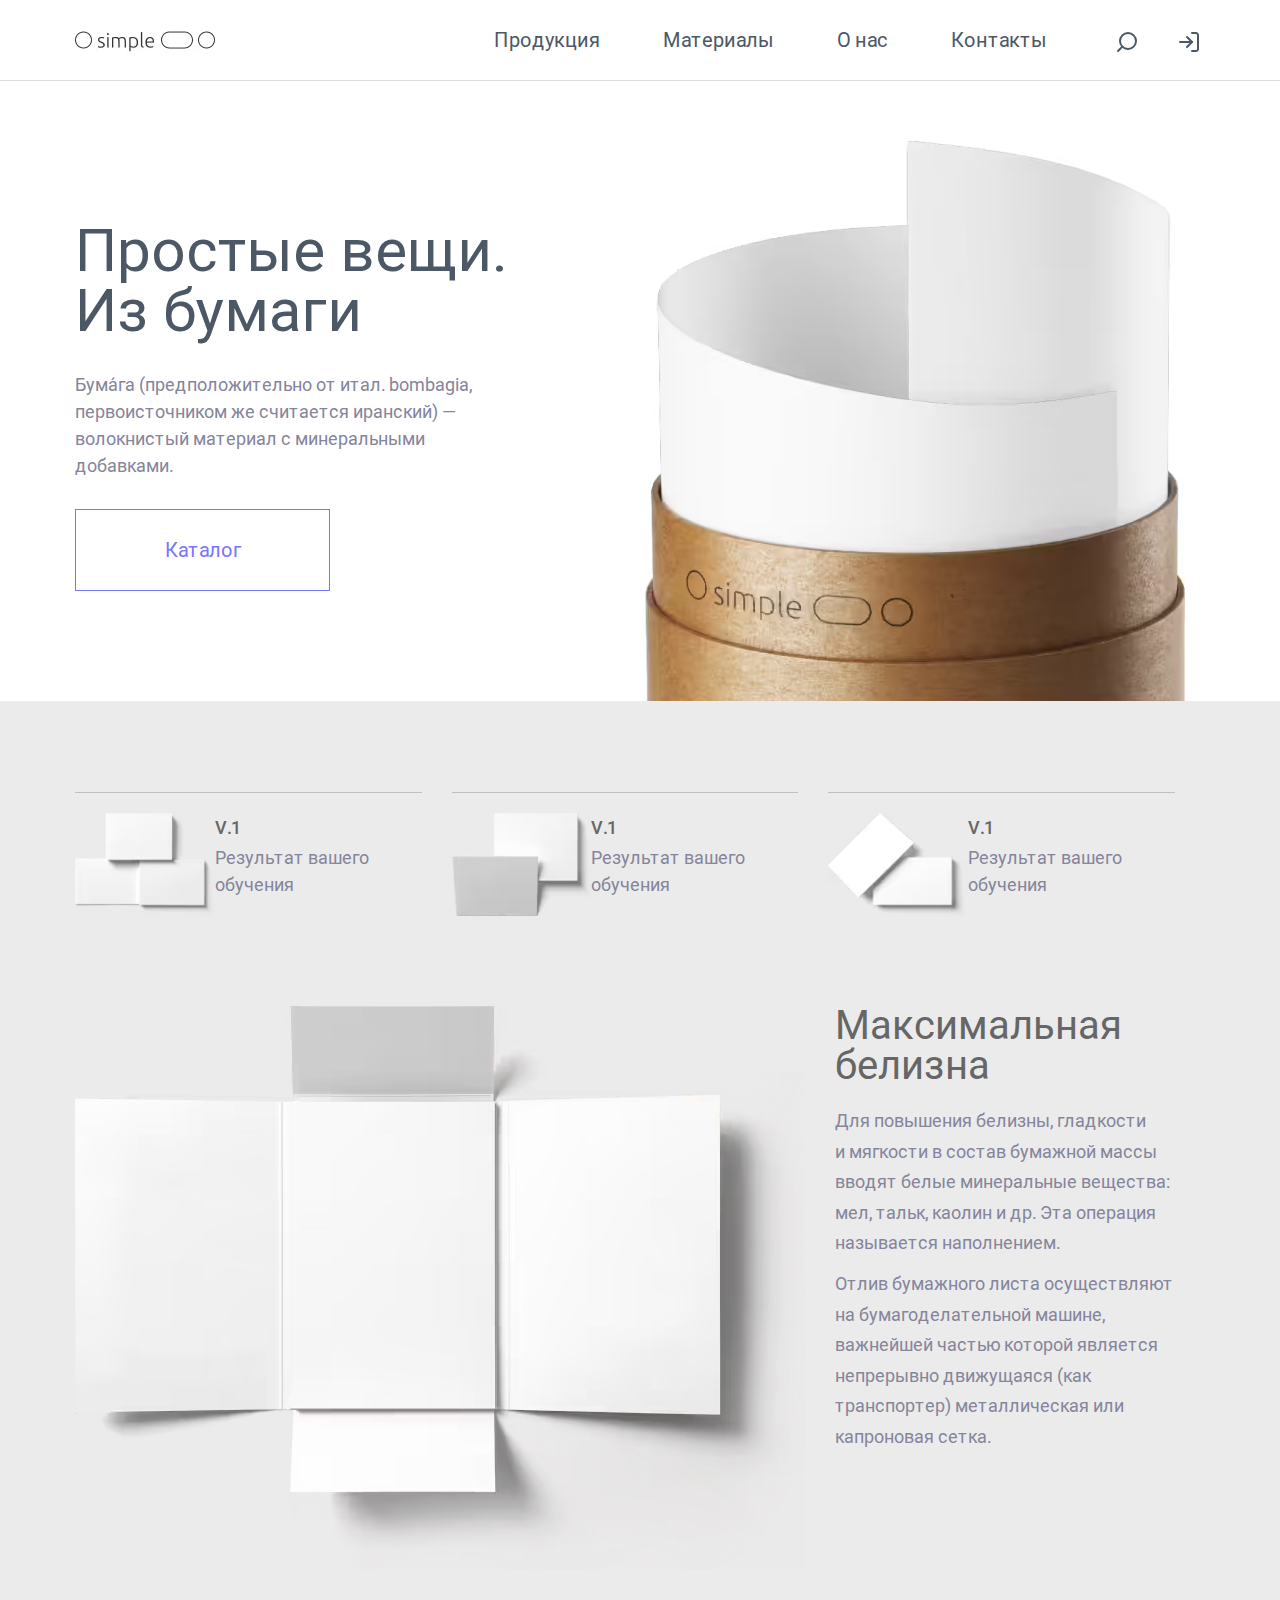
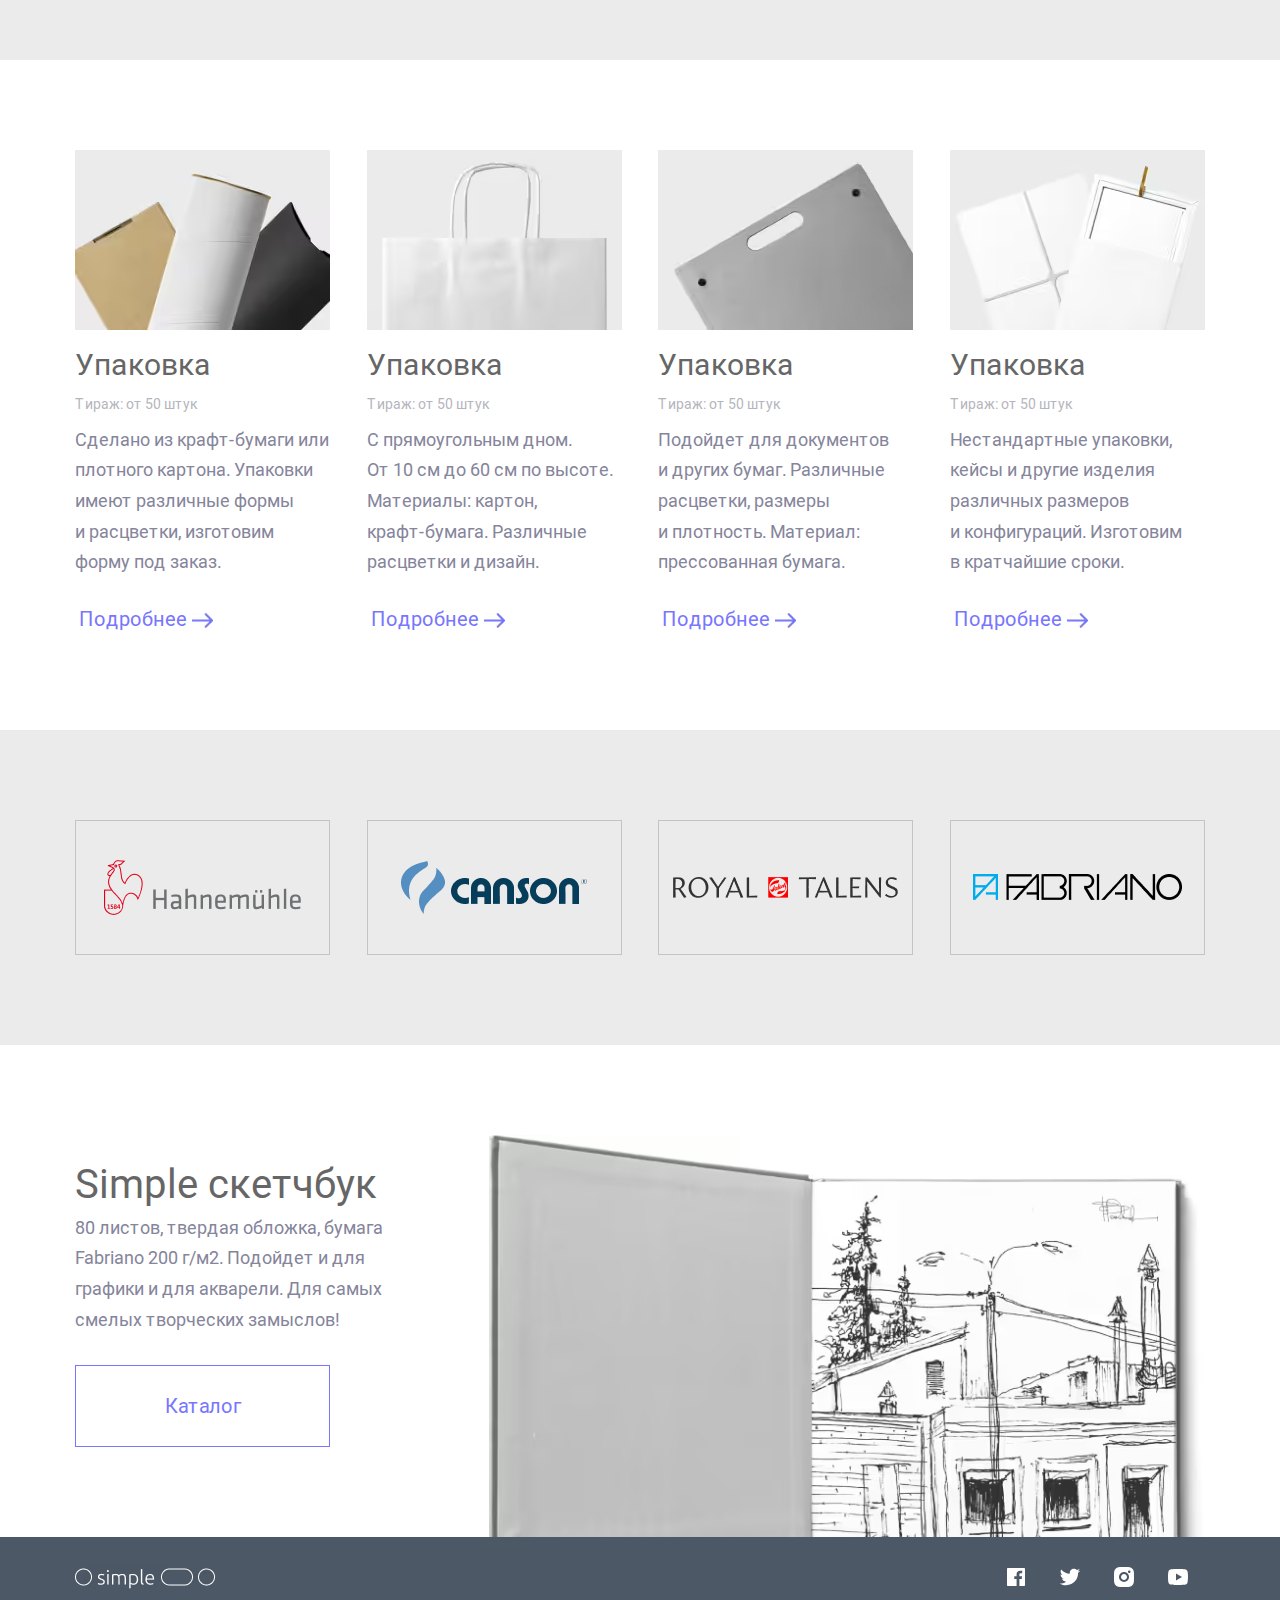
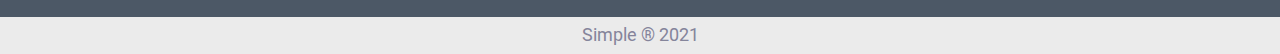
<file: index.html>
<!DOCTYPE html>
<html lang="ru">

<head>
  <meta charset="UTF-8">
  <meta name="viewport" content="width=device-width, initial-scale=1.0">
  <link href="css/style.min.css" rel="stylesheet">
  <title>Главная</title>
</head>

<body>
  <header class="header">
    <div class="container">
      <div class="header__inner">
        <a class="logo" href="#">
          <img class="logo__img" src="images/logo.avif" alt="логотип компании">
        </a>
        <button class="burger" type="button">
          <span class="burger__line"></span>
          <span class="sr-only">Открыть меню</span>
        </button>
        <nav class="menu">
          <ul class="menu__list">
            <li class="menu__item"><a class="menu__link" href="#">Продукция</a></li>
            <li class="menu__item"><a class="menu__link" href="#">Материалы</a></li>
            <li class="menu__item"><a class="menu__link" href="#">О нас</a></li>
            <li class="menu__item"><a class="menu__link" href="#">Контакты</a></li>
          </ul>
        </nav>
        <div class="user-action">
          <a class="user-action__search" href="#">
            <svg width="24" height="24" viewBox="0 0 24 24" fill="none" xmlns="http://www.w3.org/2000/svg">
              <path
                d="M13 19C8.58175 19 5.00003 15.4183 5.00003 11C5.00003 6.58172 8.58175 3 13 3C17.4183 3 21 6.58172 21 11C21 15.4183 17.4183 19 13 19Z"
                stroke="#4C5866" stroke-width="2" stroke-linecap="round" stroke-linejoin="round" />
              <path d="M2.99998 20.9999L7.34998 16.6499" stroke="#4c5866" stroke-width="2" stroke-linecap="round"
                stroke-linejoin="round" />
            </svg>
          </a>
          <a class="user-action__login" href="#">
            <svg width="24" height="24" viewBox="0 0 24 24" fill="none" xmlns="http://www.w3.org/2000/svg">
              <path
                d="M15 3H19C19.5304 3 20.0391 3.21071 20.4142 3.58579C20.7893 3.96086 21 4.46957 21 5V19C21 19.5304 20.7893 20.0391 20.4142 20.4142C20.0391 20.7893 19.5304 21 19 21H15"
                stroke="#4C5866" stroke-width="2" stroke-linecap="round" stroke-linejoin="round" />
              <path d="M10 17L15 12L10 7" stroke="#4C5866" stroke-width="2" stroke-linecap="round"
                stroke-linejoin="round" />
              <path d="M15 12H3" stroke="#4C5866" stroke-width="2" stroke-linecap="round" stroke-linejoin="round" />
            </svg>
          </a>
        </div>
      </div>
    </div>
  </header>
  <div class="main">
    <section class="hero">
      <div class="container">
        <div class="hero__inner">
          <div class="hero__content">
            <h1 class="hero__title title">Простые вещи. Из бумаги</h1>
            <p class="hero__descr">Бума́га (предположительно от итал. bombagia, первоисточником же считается иранский) —
              волокнистый материал с минеральными добавками. </p>
            <a class="hero__btn btn" href="#">Каталог</a>
          </div>
          <div class="hero-box">
            <picture>
              <source type="image/avif" srcset="../images/hero-medium.avif" media="(max-width: 768px)">
              <source type="image/avif" srcset="../images/hero-small.avif" media="(max-width: 576px)">
              <source type="image/avif" srcset="../images/hero-small.avif" media="(max-width: 320px)">
              <img class="hero__img" src="images/hero-img.avif" alt="картинка изделия">
            </picture>
          </div>
        </div>
      </div>
    </section>
    <section class="description">
      <div class="container">
        <div class="description__items">
          <div class="description__item">
            <div class="description-box">
              <img class="description__img" src="images/descr-img1.avif" alt="изображение результата обучения">
            </div>
            <div class="description__inner">
              <span>V.1</span>
              <p class="description__text">Результат вашего обучения</p>
            </div>
          </div>
          <div class="description__item">
            <div class="description-box">
              <img class="description__img" src="images/descr-img2.avif" alt="изображение результата обучения">
            </div>
            <div class="description__inner">
              <span>V.1</span>
              <p class="description__text">Результат вашего обучения</p>
            </div>
          </div>
          <div class="description__item">
            <div class="description-box">
              <img class="description__img" src="images/descr-img3.avif" alt="изображение результата обучения">
            </div>
            <div class="description__inner">
              <span>V.1</span>
              <p class="description__text">Результат вашего обучения</p>
            </div>
          </div>
        </div>
        <div class="description__content">
          <img class="description__hero-img" src="images/descr-heroimg.avif" alt="изображение изделия">
          <div class="description__content-inner">
            <h2 class="description__title title">Максимальная белизна</h2>
            <p class="description__content-text">Для повышения белизны, гладкости и мягкости в состав бумажной массы
              вводят белые минеральные вещества: мел, тальк, каолин и др. Эта операция называется наполнением.
            </p>
            <p class="description__content-text">Отлив бумажного листа осуществляют на бумагоделательной машине,
              важнейшей частью которой является непрерывно движущаяся (как транспортер) металлическая или капроновая
              сетка.
            </p>
          </div>
        </div>
      </div>
    </section>
    <section class="case">
      <div class="container">
        <div class="case__items">
          <div class="case__item">
            <div class="case__box">
              <img class="case__img" src="images/case-img1.avif" alt="картинка упаковки">
            </div>
            <h3 class="case__title title">Упаковка</h3>
            <span class="case__circulation">Тираж: от 50 штук</span>
            <p class="case__descr">Сделано из крафт-бумаги или плотного картона. Упаковки имеют различные формы
              и расцветки, изготовим форму под заказ.
            </p>
            <a class="case__link" href="#">Подробнее</a>
          </div>
          <div class="case__item">
            <div class="case__box">
              <img class="case__img" src="images/case-img2.avif" alt="картинка упаковки">
            </div>
            <h3 class="case__title title">Упаковка</h3>
            <span class="case__circulation">Тираж: от 50 штук</span>
            <p class="case__descr">С прямоугольным дном. От 10 см до 60 см по высоте. Материалы: картон,<br>
              крафт-бумага.
              Различные расцветки и дизайн.
            </p>
            <a class="case__link" href="#">Подробнее</a>
          </div>
          <div class="case__item">
            <div class="case__box">
              <img class="case__img" src="images/case-img3.avif" alt="картинка упаковки">
            </div>
            <h3 class="case__title title">Упаковка</h3>
            <span class="case__circulation">Тираж: от 50 штук</span>
            <p class="case__descr">Подойдет для документов и других бумаг. Различные расцветки, размеры и плотность.
              Материал: прессованная бумага.
            </p>
            <a class="case__link" href="#">Подробнее</a>
          </div>
          <div class="case__item">
            <div class="case__box">
              <img class="case__img" src="images/case-img4.avif" alt="картинка упаковки">
            </div>
            <h3 class="case__title title">Упаковка</h3>
            <span class="case__circulation">Тираж: от 50 штук</span>
            <p class="case__descr">Нестандартные упаковки, кейсы и другие изделия различных размеров и конфигураций.
              Изготовим в кратчайшие сроки.
            </p>
            <a class="case__link" href="#">Подробнее</a>
          </div>
        </div>
      </div>
    </section>
    <section class="partners">
      <div class="container">
        <div class="partners__inner">
          <div class="partners__box">
            <img class="partners__img" src="images/hahnemuehle-logo.png" alt="логотип спонсора">
          </div>
          <div class="partners__box">
            <img class="partners__img" src="images/canson-logo.png" alt="логотип спонсора">
          </div>
          <div class="partners__box">
            <img class="partners__img" src="images/royal-logo.png" alt="логотип спонсора">
          </div>
          <div class="partners__box">
            <img class="partners__img" src="images/fabriano-logo.png" alt="логотип спонсора">
          </div>
        </div>
      </div>
    </section>
    <section class="sketchbook">
      <div class="container">
        <div class="sketchbook__inner">
          <div class="sketchbook__content">
            <h3 class="sketchbook__title title">Simple скетчбук</h3>
            <p class="sketchbook__descr">80 листов, твердая обложка, бумага Fabriano 200 г/м2. Подойдет и для графики и
              для акварели. Для самых смелых творческих замыслов!
            </p>
            <a class="hero__btn btn" href="#">Каталог</a>
          </div>
          <div class="sketchbook-box">
            <picture>
              <source type="image/avif" srcset="images/sketchbook-mobile.avif" media="(max-width: 320px)">
              <img class="sketchbook__img" src="images/sketchbook.avif" alt=" скетчбук">
            </picture>
          </div>
        </div>
      </div>
    </section>
  </div>
  <footer class="footer">
    <div class="container">
      <div class="footer__inner">
        <a class="footer__logo" href="#">
          <img class="footer__logo-img" src="images/footer-logo.avif" alt="логотип компании">
        </a>
        <ul class="social">
          <li class="social__item">
            <a class="social__link" href="#">
              <svg width="24" height="24" viewBox="0 0 24 24" fill="currentColor" xmlns="http://www.w3.org/2000/svg">
                <g clip-path="url(#clip0_1_465)">
                  <path
                    d="M15.402 21V14.034H17.735L18.084 11.326H15.402V9.598C15.402 8.814 15.62 8.279 16.744 8.279H18.178V5.857C17.4838 5.78334 16.7861 5.74762 16.088 5.75C14.021 5.75 12.606 7.012 12.606 9.33V11.326H10.268V14.034H12.606V21H4C3.73478 21 3.48043 20.8946 3.29289 20.7071C3.10536 20.5196 3 20.2652 3 20V4C3 3.73478 3.10536 3.48043 3.29289 3.29289C3.48043 3.10536 3.73478 3 4 3H20C20.2652 3 20.5196 3.10536 20.7071 3.29289C20.8946 3.48043 21 3.73478 21 4V20C21 20.2652 20.8946 20.5196 20.7071 20.7071C20.5196 20.8946 20.2652 21 20 21H15.402Z"
                    fill="white" />
                </g>
              </svg>
            </a>
          </li>
          <li class="social__item">
            <a class="social__link" href="#">
              <svg width="24" height="24" viewBox="0 0 24 24" fill="currentColor" xmlns="http://www.w3.org/2000/svg">
                <g clip-path="url(#clip0_1_466)">
                  <path
                    d="M22.162 5.65599C21.3986 5.99368 20.589 6.21546 19.76 6.31399C20.6337 5.79142 21.2877 4.969 21.6 3.99999C20.78 4.48799 19.881 4.82999 18.944 5.01499C18.3146 4.34157 17.4804 3.89495 16.5709 3.74457C15.6615 3.59419 14.7279 3.74848 13.9153 4.18344C13.1026 4.6184 12.4564 5.30967 12.0771 6.14978C11.6978 6.98989 11.6067 7.93177 11.818 8.82899C10.1551 8.74564 8.52832 8.31351 7.04328 7.56065C5.55823 6.80779 4.24812 5.75104 3.19799 4.45899C2.82628 5.09744 2.63095 5.82321 2.63199 6.56199C2.63199 8.01199 3.36999 9.29299 4.49199 10.043C3.828 10.0221 3.17862 9.84277 2.59799 9.51999V9.57199C2.59819 10.5377 2.93236 11.4736 3.54384 12.221C4.15532 12.9685 5.00647 13.4815 5.95299 13.673C5.33661 13.84 4.6903 13.8646 4.06299 13.745C4.32986 14.5762 4.85 15.3032 5.55058 15.8241C6.25117 16.345 7.09712 16.6338 7.96999 16.65C7.10247 17.3313 6.10917 17.835 5.04687 18.1322C3.98458 18.4293 2.87412 18.5142 1.77899 18.382C3.69069 19.6114 5.91609 20.2641 8.18899 20.262C15.882 20.262 20.089 13.889 20.089 8.36199C20.089 8.18199 20.084 7.99999 20.076 7.82199C20.8949 7.23016 21.6016 6.49701 22.163 5.65699L22.162 5.65599Z"
                    fill="white" />
                </g>
                <defs>
                  <clipPath id="clip0_1_466">
                    <rect width="24" height="24" fill="white" />
                  </clipPath>
                </defs>
              </svg>
            </a>
          </li>
          <li class="social__item">
            <a class="social__link" href="#">
              <svg width="24" height="24" viewBox="0 0 24 24" fill="currentColor" xmlns="http://www.w3.org/2000/svg">
                <g clip-path="url(#clip0_1_469)">
                  <path
                    d="M12 2C14.717 2 15.056 2.01 16.122 2.06C17.187 2.11 17.912 2.277 18.55 2.525C19.21 2.779 19.766 3.123 20.322 3.678C20.8305 4.1779 21.224 4.78259 21.475 5.45C21.722 6.087 21.89 6.813 21.94 7.878C21.987 8.944 22 9.283 22 12C22 14.717 21.99 15.056 21.94 16.122C21.89 17.187 21.722 17.912 21.475 18.55C21.2247 19.2178 20.8311 19.8226 20.322 20.322C19.822 20.8303 19.2173 21.2238 18.55 21.475C17.913 21.722 17.187 21.89 16.122 21.94C15.056 21.987 14.717 22 12 22C9.283 22 8.944 21.99 7.878 21.94C6.813 21.89 6.088 21.722 5.45 21.475C4.78233 21.2245 4.17753 20.8309 3.678 20.322C3.16941 19.8222 2.77593 19.2175 2.525 18.55C2.277 17.913 2.11 17.187 2.06 16.122C2.013 15.056 2 14.717 2 12C2 9.283 2.01 8.944 2.06 7.878C2.11 6.812 2.277 6.088 2.525 5.45C2.77524 4.78218 3.1688 4.17732 3.678 3.678C4.17767 3.16923 4.78243 2.77573 5.45 2.525C6.088 2.277 6.812 2.11 7.878 2.06C8.944 2.013 9.283 2 12 2ZM12 7C10.6739 7 9.40215 7.52678 8.46447 8.46447C7.52678 9.40215 7 10.6739 7 12C7 13.3261 7.52678 14.5979 8.46447 15.5355C9.40215 16.4732 10.6739 17 12 17C13.3261 17 14.5979 16.4732 15.5355 15.5355C16.4732 14.5979 17 13.3261 17 12C17 10.6739 16.4732 9.40215 15.5355 8.46447C14.5979 7.52678 13.3261 7 12 7ZM18.5 6.75C18.5 6.41848 18.3683 6.10054 18.1339 5.86612C17.8995 5.6317 17.5815 5.5 17.25 5.5C16.9185 5.5 16.6005 5.6317 16.3661 5.86612C16.1317 6.10054 16 6.41848 16 6.75C16 7.08152 16.1317 7.39946 16.3661 7.63388C16.6005 7.8683 16.9185 8 17.25 8C17.5815 8 17.8995 7.8683 18.1339 7.63388C18.3683 7.39946 18.5 7.08152 18.5 6.75ZM12 9C12.7956 9 13.5587 9.31607 14.1213 9.87868C14.6839 10.4413 15 11.2044 15 12C15 12.7956 14.6839 13.5587 14.1213 14.1213C13.5587 14.6839 12.7956 15 12 15C11.2044 15 10.4413 14.6839 9.87868 14.1213C9.31607 13.5587 9 12.7956 9 12C9 11.2044 9.31607 10.4413 9.87868 9.87868C10.4413 9.31607 11.2044 9 12 9Z"
                    fill="white" />
                </g>
                <defs>
                  <clipPath id="clip0_1_469">
                    <rect width="24" height="24" fill="white" />
                  </clipPath>
                </defs>
              </svg>
            </a>
          </li>
          <li class="social__item">
            <a class="social__link" href="#">
              <svg width="24" height="24" viewBox="0 0 24 24" fill="currentColor" xmlns="http://www.w3.org/2000/svg">
                <g clip-path="url(#clip0_1_472)">
                  <path
                    d="M21.543 6.498C22 8.28 22 12 22 12C22 12 22 15.72 21.543 17.502C21.289 18.487 20.546 19.262 19.605 19.524C17.896 20 12 20 12 20C12 20 6.107 20 4.395 19.524C3.45 19.258 2.708 18.484 2.457 17.502C2 15.72 2 12 2 12C2 12 2 8.28 2.457 6.498C2.711 5.513 3.454 4.738 4.395 4.476C6.107 4 12 4 12 4C12 4 17.896 4 19.605 4.476C20.55 4.742 21.292 5.516 21.543 6.498ZM10 15.5L16 12L10 8.5V15.5Z"
                    fill="white" />
                </g>
                <defs>
                  <clipPath id="clip0_1_472">
                    <rect width="24" height="24" fill="white" />
                  </clipPath>
                </defs>
              </svg>
            </a>
          </li>
        </ul>
      </div>
    </div>
    <div class="footer-down">
      <p class="footer-down__copyright">Simple ® 2021</p>
    </div>
  </footer>
  <script defer src="js/main.min.js"></script>
</body>

</html>
</file>
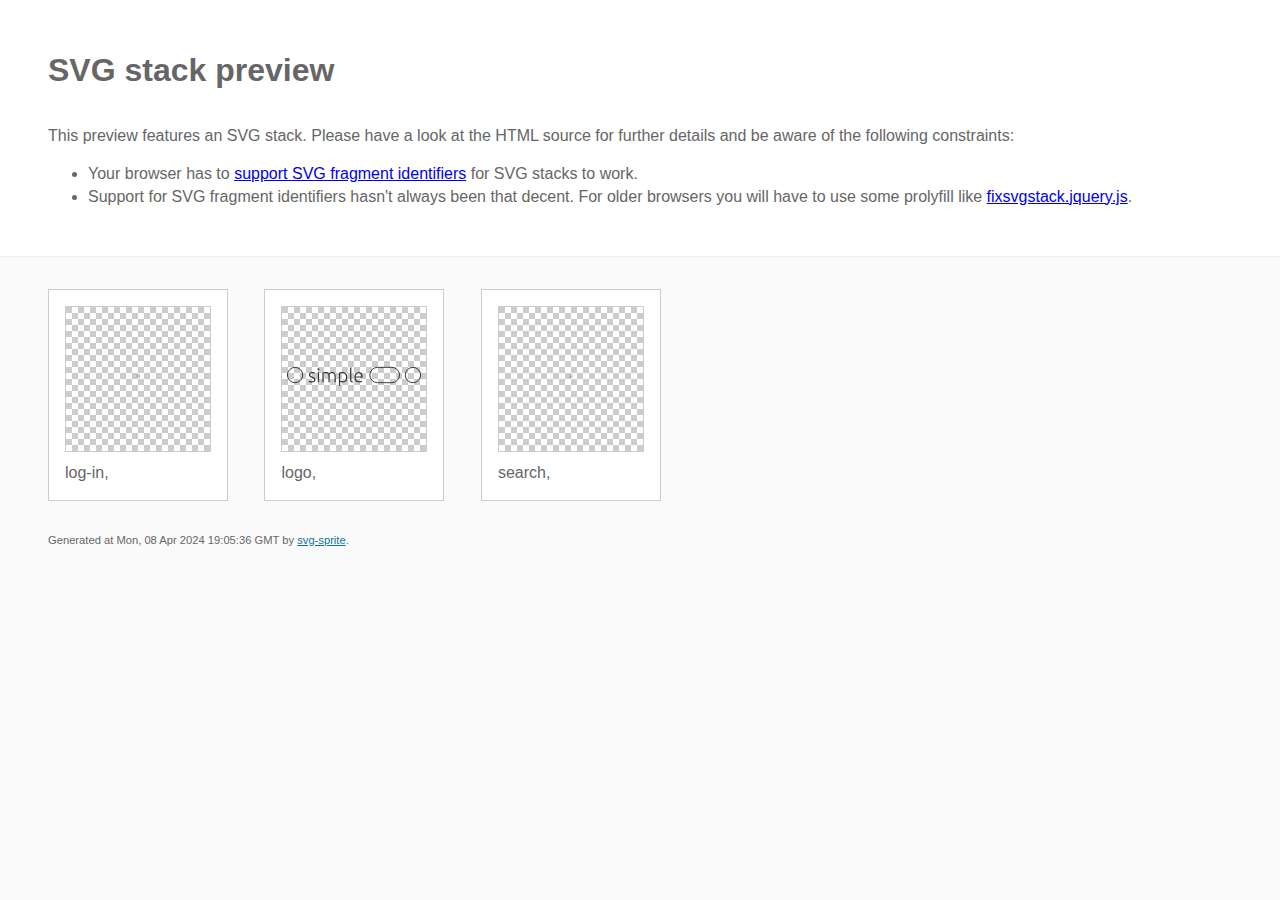
<file: images/stack/sprite.stack.html>
<!doctype html>
<html lang="en">
    <head>
        <meta charset="utf-8">
        <title>SVG stack preview | svg-sprite</title>
        <style>
            body {
                padding: 0;
                margin: 0;
                color: #666;
                background: #fafafa;
                font-family: Arial, Helvetica, sans-serif;
                font-size: 1em;
                line-height: 1.4;
            }

            header {
                display: block;
                padding: 3em 3em 2em;
                background-color: #fff;
            }

            header p {
                margin: 2em 0 0;
            }

            section {
                border-top: 1px solid #eee;
                padding: 2em 3em 0;
            }

            section ul {
                margin: 0;
                padding: 0;
            }

            section li {
                display: inline-block;
                background-color: #fff;
                position: relative;
                margin: 0 2em 2em 0;
                vertical-align: top;
                border: 1px solid #ccc;
                padding: 1em 1em 3em;
                cursor: default;
            }

            .icon-box {
                margin: 0;
                width: 144px;
                height: 144px;
                position: relative;
                background: #ccc url("data:image/svg+xml,%3Csvg xmlns='http://www.w3.org/2000/svg' width='12' height='12'%3E%3Cpath fill='%23fff' d='M6 0h6v6H6zM0 6h6v6H0z'/%3E%3C/svg%3E") top left repeat;
                border: 1px solid #ccc;
                display: table-cell;
                vertical-align: middle;
                text-align: center;
            }

            .icon {
                display: inline-block;
            }

            h1 {
                margin-top: 0;
            }

            h2 {
                margin: 0;
                padding: 0;
                font-size: 1em;
                font-weight: 400;
                white-space: nowrap;
                overflow: hidden;
                text-overflow: ellipsis;
                position: absolute;
                left: 1em;
                right: 1em;
                bottom: 1em;
            }

            footer {
                display: block;
                margin: 0;
                padding: 0 3em 3em;
            }

            footer p {
                margin: 0;
                font-size: .7em;
            }

            footer a {
                color: #0f7595;
                margin-left: 0;
            }
        </style>

<!--
Sprite shape dimensions
====================================================================================================
You will need to set the sprite shape dimensions via CSS when you use them as stack SVGs, otherwise
they would become a huge 100% in size. You may use the following dimension classes for doing so.
They might well be outsourced to an external stylesheet of course.
-->

<style>
 .svg-log-in-dims { width: 24px; height: 24px; }
 .svg-logo-dims { width: 140px; height: 23px; }
 .svg-search-dims { width: 24px; height: 24px; }
</style>

<!--
====================================================================================================
-->

    </head>
    <body>
        <header>
            <h1>SVG stack preview</h1>
            <p>This preview features an SVG stack. Please have a look at the HTML source for further details and be aware of the following constraints:</p>
            <ul>
                <li>Your browser has to <a href="https://caniuse.com/svg-fragment" target="_blank" rel="noopener noreferrer">support SVG fragment identifiers</a> for SVG stacks to work.</li>
                <li>Support for SVG fragment identifiers hasn't always been that decent. For older browsers you will have to use some prolyfill like <a href="https://github.com/preciousforever/SVG-Stacker/blob/master/fixsvgstack.jquery.js" target="_blank" rel="noopener noreferrer">fixsvgstack.jquery.js</a>.</li>
            </ul>
        </header>
        <section>

<!--
SVG stack
====================================================================================================
These SVG images make use of fragment identifiers (IDs) to reference certain portions of the
external sprite. By default, all shapes inside the sprite are hidden by CSS. The `:target` pseudo
selector is used to show the very shape that is referenced by the fragment identifier.
-->

            <ul>

             <li title="log-in">
                    <div class="icon-box">
                        <img src="../sprite.svg#log-in" class="svg-log-in-dims" alt="log-in">
                    </div>
                    <h2>log-in, </h2>
                </li>
             <li title="logo">
                    <div class="icon-box">
                        <img src="../sprite.svg#logo" class="svg-logo-dims" alt="logo">
                    </div>
                    <h2>logo, </h2>
                </li>
             <li title="search">
                    <div class="icon-box">
                        <img src="../sprite.svg#search" class="svg-search-dims" alt="search">
                    </div>
                    <h2>search, </h2>
                </li>
         </ul>

<!--
====================================================================================================
-->

        </section>
        <footer>
            <p>Generated at Mon, 08 Apr 2024 19:05:36 GMT by <a href="https://github.com/svg-sprite/svg-sprite" target="_blank" rel="noopener noreferrer">svg-sprite</a>.</p>
        </footer>
    </body>
</html>
</file>
<file: css/style.min.css>
*,*::before,*::after{box-sizing:border-box}:where(ul,ol):where([class]){padding-left:0}body,:where(blockquote,figure):where([class]){margin:0}:where(h1,h2,h3,h4,h5,h6,p,ul,ol,dl):where([class]){margin-block:0}:where(dd[class]){margin-left:0}:where(fieldset[class]){margin-left:0;padding:0;border:none}:where(ul[class]){list-style:none}p{--paragraphMarginBottom: 24px;margin-block:0}p:where(:not([class]):not(:last-child)){margin-bottom:var(--paragraphMarginBottom)}img{display:block;max-width:100%}a{color:inherit;text-decoration:none}input,textarea,select,button{font:inherit}html{height:100%;scroll-behavior:smooth}body{min-height:100%;line-height:1.5}svg *[fill]{fill:currentColor}svg *[stroke]{stroke:currentColor}svg{max-width:100%;height:auto}@media(prefers-reduced-motion: reduce){*{animation-duration:.01ms !important;animation-iteration-count:1 !important;transition-duration:.01ms !important;scroll-behavior:auto !important}}@font-face{font-family:"Roboto";font-weight:400;font-style:normal;src:url("../fonts/Roboto-Regular.woff2") format("woff2"),url("../fonts/Roboto-Regular.woff") format("woff");font-display:swap;font-style:normal}@font-face{font-family:"Roboto";font-weight:500;font-style:normal;src:url("../fonts/Roboto-Medium.woff2") format("woff2"),url("../fonts/Roboto-Medium.woff") format("woff");font-display:swap;font-style:normal}@font-face{font-family:"Ubuntu";font-weight:300;font-style:normal;src:url("../fonts/Ubuntu-Light.woff2") format("woff2"),url("../fonts/Ubuntu-Light.woff") format("woff");font-display:swap;font-style:normal}.description__inner span{font-family:"Roboto",sans-serif;font-weight:500}body{font-family:"Roboto",sans-serif;font-size:18px;font-weight:400;color:#85859b;line-height:1.7}.title{font-size:60px;line-height:1;font-weight:400;color:#4c5866}.btn{display:inline-block;padding:23px 89px;max-width:255px;width:100%;font-size:20px;border:1px solid #7875fe;color:#7875fe;transition:background-color .5s,color .5s}.btn:focus{background-color:#dad9fb}.btn:hover{background-color:#7875fe;color:#fff}.btn:active{background-color:#4946b4;color:#fff}.container{width:100%;max-width:1160px;padding:0 15px;margin:0 auto}.wrapper{min-height:100%}.main{-webkit-box-flex:1;-ms-flex-positive:1;flex-grow:1}.logo{margin-right:auto}.burger{display:none}button{-webkit-appearance:none;-moz-appearance:none;appearance:none;border:0;padding:0;outline:0;background-color:rgba(0,0,0,0)}.sr-only{position:absolute;width:1px;height:1px;padding:0;margin:-1px;clip:rect(0, 0, 0, 0);overflow:hidden;white-space:nowrap;border-width:0}.burger{position:relative;width:22px;height:18px;color:#4c5866;cursor:pointer}.burger__line{position:absolute;left:0;top:50%;-webkit-transform:translateY(-50%);-ms-transform:translateY(-50%);transform:translateY(-50%);width:100%;height:2px;background-color:#4c5866;-webkit-transition:-webkit-transform .3s ease-in-out;transition:-webkit-transform .3s ease-in-out;transition:transform .3s ease-in-out;transition:transform .3s ease-in-out,-webkit-transform .3s ease-in-out}.burger::before,.burger::after{content:"";position:absolute;left:0;width:100%;height:2px;background-color:currentColor;-webkit-transition:top .3s ease-in-out,-webkit-transform .3s ease-in-out;transition:top .3s ease-in-out,-webkit-transform .3s ease-in-out;transition:transform .3s ease-in-out,top .3s ease-in-out;transition:transform .3s ease-in-out,top .3s ease-in-out,-webkit-transform .3s ease-in-out}.burger::before{top:0}.burger::after{top:calc(100% - 2px)}:is(.burger--active .burger__line){-webkit-transform:scale(0);-ms-transform:scale(0);transform:scale(0);-webkit-transition:-webkit-transform .3s ease-in-out;transition:-webkit-transform .3s ease-in-out;transition:transform .3s ease-in-out;transition:transform .3s ease-in-out,-webkit-transform .3s ease-in-out}.burger--active::before{-webkit-transform:rotate(45deg);-ms-transform:rotate(45deg);transform:rotate(45deg);top:50%;-webkit-transition:top .3s ease-in-out,-webkit-transform .3s ease-in-out;transition:top .3s ease-in-out,-webkit-transform .3s ease-in-out;transition:transform .3s ease-in-out,top .3s ease-in-out;transition:transform .3s ease-in-out,top .3s ease-in-out,-webkit-transform .3s ease-in-out}.burger--active::after{-webkit-transform:rotate(-45deg);-ms-transform:rotate(-45deg);transform:rotate(-45deg);top:50%;-webkit-transition:top .3s ease-in-out,-webkit-transform .3s ease-in-out;transition:top .3s ease-in-out,-webkit-transform .3s ease-in-out;transition:transform .3s ease-in-out,top .3s ease-in-out;transition:transform .3s ease-in-out,top .3s ease-in-out,-webkit-transform .3s ease-in-out}.header{border-bottom:1px solid #ddd}.header__inner{display:-webkit-box;display:-ms-flexbox;display:flex;-webkit-box-pack:end;-ms-flex-pack:end;justify-content:flex-end;-webkit-box-align:center;-ms-flex-align:center;align-items:center;min-height:80px}.menu{margin-right:60px}.menu__list{display:-webkit-box;display:-ms-flexbox;display:flex}.menu__item:not(:last-child){margin-right:55px}.menu__link{padding:4px;font-size:20px;color:#4c5866;-webkit-transition:color .3s,background-color .3s;transition:color .3s,background-color .3s}.menu__link:hover{color:#7875fe}.menu__link:focus{background-color:#dad9fb}.menu__link:active{color:#4946b4}.user-action{display:-webkit-box;display:-ms-flexbox;display:flex;padding-top:13px}.user-action a{padding:4px;-webkit-box-align:center;-ms-flex-align:center;align-items:center}.user-action a:not(:last-child){margin-right:30px}.user-action__login,.user-action__search{color:#4c5866;-webkit-transition:color .3s,background-color .3s;transition:color .3s,background-color .3s}.user-action__login:focus,.user-action__search:focus{background-color:#dad9fb;color:#7875fe}.user-action__login:hover,.user-action__search:hover{color:#7875fe}.user-action__login:active,.user-action__search:active{color:#4946b4}.hero__inner{display:-webkit-box;display:-ms-flexbox;display:flex;-webkit-box-align:center;-ms-flex-align:center;align-items:center;padding-top:60px}.hero__content{max-width:445px;width:50%;margin-right:125px;padding-bottom:30px}.hero__title{width:111%;margin-bottom:30px}.hero__descr{margin-bottom:30px;font-size:18px;line-height:1.5}.hero-box{max-width:540px;width:48%}.description{padding:91px 0 90px;background-color:#ebebeb}.description__items{display:-webkit-box;display:-ms-flexbox;display:flex;-webkit-box-pack:justify;-ms-flex-pack:justify;justify-content:space-between;margin-bottom:90px}.description__item{display:-webkit-box;display:-ms-flexbox;display:flex;padding-top:20px;margin-right:30px;border-top:1px solid silver}.description__text{line-height:1.5}.description__inner span{display:inline-block;font-size:18px;line-height:1.5;color:#666}.description__hero-img{max-width:730px;width:65%;margin-right:30px}.description__content{display:-webkit-box;display:-ms-flexbox;display:flex}.description__content-text:not(:last-child){margin-bottom:10px}.description__content-inner{max-width:350px;width:30%}.description__title{margin-bottom:20px;font-size:40px;color:#666}.case{margin:90px 0 90px}.case__items{display:-webkit-box;display:-ms-flexbox;display:flex;-webkit-box-pack:justify;-ms-flex-pack:justify;justify-content:space-between}.case__box{margin-bottom:20px}.case__img{-o-object-fit:cover;object-fit:cover}.case__title{margin-bottom:8px;font-size:30px;color:#666}.case__item{max-width:255px;width:100%}.case__item span{margin-bottom:8px;display:inline-block;font-size:14px;color:#b5b5bd}.case__descr{margin-bottom:20px}.case__link{position:relative;display:inline-block;padding:4px 26px 4px 4px;font-size:20px;color:#7875fe;-webkit-transition:background-color .3s,color .3s;transition:background-color .3s,color .3s}.case__link::after{content:"";position:absolute;background-image:url(../images/arrow-right.avif);width:21px;height:15px;top:15px;right:0}.case__link:focus{background-color:#dad9fb}.case__link:hover{color:#4946b4}.partners{padding:90px 0;background-color:#ebebeb}.partners__inner{display:-webkit-box;display:-ms-flexbox;display:flex;-webkit-box-pack:justify;-ms-flex-pack:justify;justify-content:space-between;-webkit-box-align:center;-ms-flex-align:center;align-items:center}.partners__box{display:-webkit-box;display:-ms-flexbox;display:flex;-webkit-box-pack:center;-ms-flex-pack:center;justify-content:center;-webkit-box-align:center;-ms-flex-align:center;align-items:center;max-width:255px;width:100%;height:135px;border:1px solid #c4c4c4}.sketchbook{margin-top:90px}.sketchbook__inner{display:-webkit-box;display:-ms-flexbox;display:flex;-webkit-box-align:center;-ms-flex-align:center;align-items:center}.sketchbook__content{padding-bottom:60px;margin-right:81px;max-width:350px;width:30%}.sketchbook__title{margin-bottom:8px;font-size:40px;line-height:1;color:#666}.sketchbook__descr{margin-bottom:30px}.sketchbook__box{max-width:730px;width:65%}.footer{background-color:#4c5866}.footer__inner{display:-webkit-box;display:-ms-flexbox;display:flex;-webkit-box-pack:justify;-ms-flex-pack:justify;justify-content:space-between;-webkit-box-align:center;-ms-flex-align:center;align-items:center;height:80px}.social{display:-webkit-box;display:-ms-flexbox;display:flex;margin-right:15px}.social__item{display:-webkit-box;display:-ms-flexbox;display:flex;-webkit-box-align:center;-ms-flex-align:center;align-items:center}.social__item:not(:last-child){margin-right:30px}.social__link{display:inline-block;height:24px;color:#fff;outline:3px solid rgba(0,0,0,0);-webkit-transition:color .3s,outline .3s;transition:color .3s,outline .3s}.social__link:focus{outline:3px solid #7875fe;border-radius:2px}.social__link:hover{color:#dad9fb}.social__link:active{color:#7875fe}.footer-down{display:-webkit-box;display:-ms-flexbox;display:flex;min-height:21px;background-color:#ebebeb}.footer-down__copyright{margin:3px auto}@media(max-width: 768px){.header__inner{flex-wrap:wrap}.logo{order:1}.menu{position:relative;display:flex;justify-content:center;order:3;margin-right:0;padding:20px 0}.menu__item:not(:last-child){margin-right:114px}.menu::after{content:"";position:absolute;top:0;left:0;width:100vw;border-top:1px solid #ddd}.user-action{order:2}.hero__inner{justify-content:space-between}.hero__title{font-size:50px}.hero__content{margin-left:10px;margin-right:30px;padding-bottom:60px;max-width:390px}.description{padding:60px 0 60px}.description__items{margin-bottom:40px}.description__item{flex-direction:column}.description__title{font-size:30px}.description__hero-img{max-width:330px;width:48%;height:50%}.description__content-inner{max-width:330px;width:50%}.case{margin:60px 0}.case__items{display:grid;grid-template-columns:repeat(2, 1fr);gap:60px 30px;margin:0 39px}.case__item{max-width:330px;width:100%}.case__img{width:100%}.partners{padding:60px 0}.partners__box{max-width:150px;height:80px}.sketchbook{margin-top:60px}.sketchbook__content{margin-right:30px;max-width:330px;width:100%}.sketchbook-box{max-width:370px;width:50%}}@media(max-width: 576px){.menu__item:not(:last-child){margin-right:51px}.hero__inner{padding-top:20px}.hero__content{padding-top:27px;max-width:287px;width:55%}.hero-box{width:36%}.hero__btn{padding:18px 60px;max-width:196px;width:100%;text-align:center}.hero__title{margin-bottom:20px;font-size:38px}.hero__descr{margin-bottom:20px;font-size:16px}.description__item{max-width:150px}.description__item span{font-size:16px}.description__text{font-size:16px}.description__content{flex-direction:column}.description__content-inner{max-width:510px;width:100%}.description__content-text{font-size:16px}.description__hero-img{margin-right:0;margin-bottom:20px;max-width:330px;width:50%}.description__title{margin-bottom:14px;font-size:24px}.case__items{margin:0 18px;gap:40px 30px}.case__title{margin-bottom:4px;font-size:24px}.case__descr{font-size:16px}.case__item{max-width:240px;width:100%}.partners__inner{display:grid;grid-template-columns:repeat(2, 1fr);gap:30px}.partners__box{max-width:240px;height:127px}.sketchbook__inner{flex-wrap:wrap-reverse}.sketchbook__content{margin-right:0;max-width:503px}.sketchbook-box{display:contents;margin-bottom:10px}.sketchbook__title{margin-bottom:20px;font-size:24px}.sketchbook__descr{font-size:16px}.sketchbook__img{margin-bottom:20px}}@media(max-width: 320px){.header__inner{display:flex;flex-wrap:wrap}.header.open .menu{transform:translateX(100%)}.menu{position:absolute;padding:115px 131px 21px 0px;left:-320px;top:0;width:320px;background-color:#ebebeb;transition:transform .5s;z-index:3}.menu__list{flex-direction:column;align-items:flex-start}.menu__item{font-size:18px}.menu__item:not(:last-child){padding-bottom:50px}.logo{width:100%;order:1}.logo::after{content:"";position:absolute;top:33px;left:-1px;width:100vw;border-bottom:1px solid #ddd}.logo__img{margin:0 auto;z-index:10}.burger{display:block;order:2;margin-right:auto;z-index:4}.user-action{position:relative;padding-top:6px;order:2}.hero__inner{padding:0}.hero__content{padding:49px 0;margin:0;max-width:280px;width:100%}.hero__title{max-width:221px;margin-bottom:15px;font-size:30px}.hero__descr{font-size:14px}.hero__btn{padding:14px 34px;max-width:144px}.hero-box{display:none}.description__items{width:100%;flex-wrap:wrap;margin-bottom:60px}.description__item{flex-direction:row;margin-right:0;max-width:290px}.description__item:not(:last-child){margin-bottom:20px}.description-box{margin-right:30px}.description__text{max-width:173px}.description__hero-img{width:100%}.case__items{display:flex;flex-wrap:wrap;margin:0}.case__item{max-width:290px;width:100%}.case__descr{margin-bottom:30px}.partners{overflow:hidden}.partners__inner{display:flex;width:calc(169% + 50vw)}.partners__box{max-width:150px}.sketchbook-box{margin:0}.footer__inner{position:relative;flex-wrap:wrap;height:127px}.footer__inner::before{position:absolute;content:"";top:63px;width:290px;height:1px;background:#ddd;opacity:.2}.footer__logo{width:100%;order:1}.footer .social{margin:0 auto;order:2}.footer__logo-img{margin:0 auto}.footer-down__copyright{margin:3px auto}}
</file>
